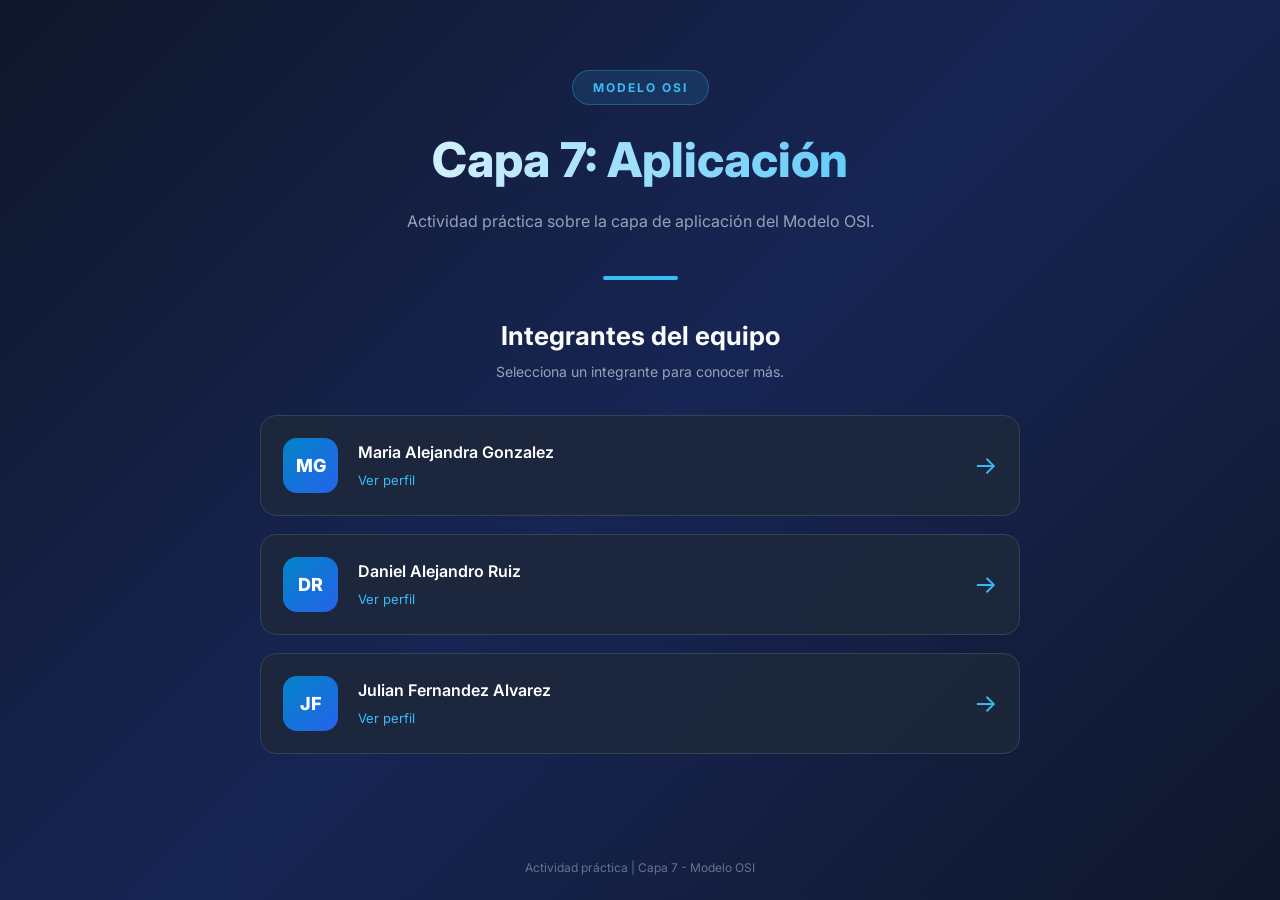
<file: index.html>
<!DOCTYPE html>
<html lang="es">
<head>
  <meta charset="UTF-8">
  <meta name="viewport" content="width=device-width, initial-scale=1.0">
  <title>Capa 7 - Modelo OSI</title>
  <link rel="stylesheet" href="css/estilo.css">
</head>
<body>

  <main class="contenedor">
    <div class="etiqueta">MODELO OSI</div>

    <h1>Capa 7: Aplicación</h1>

    <p class="descripcion">
      Actividad práctica sobre la capa de aplicación
      del Modelo OSI.
    </p>

    <div class="linea"></div>

    <h2>Integrantes del equipo</h2>
    <p class="subtitulo">
      Selecciona un integrante para conocer más.
    </p>

    <div class="integrantes">

      <a href="integrantes/integrante1.html" class="tarjeta">
        <div class="avatar">MG</div>
        <div class="informacion">
          <h3>Maria Alejandra Gonzalez</h3>
          <span>Ver perfil</span>
        </div>
        <span class="flecha">→</span>
      </a>

      <a href="integrantes/integrante2.html" class="tarjeta">
        <div class="avatar">DR</div>
        <div class="informacion">
          <h3>Daniel Alejandro Ruiz</h3>
          <span>Ver perfil</span>
        </div>
        <span class="flecha">→</span>
      </a>

      <a href="integrantes/integrante3.html" class="tarjeta">
        <div class="avatar">JF</div>
        <div class="informacion">
          <h3>Julian Fernandez Alvarez</h3>
          <span>Ver perfil</span>
        </div>
        <span class="flecha">→</span>
      </a>

    </div>
  </main>

  <footer>
    Actividad práctica | Capa 7 - Modelo OSI
  </footer>

</body>
</html>
</file>
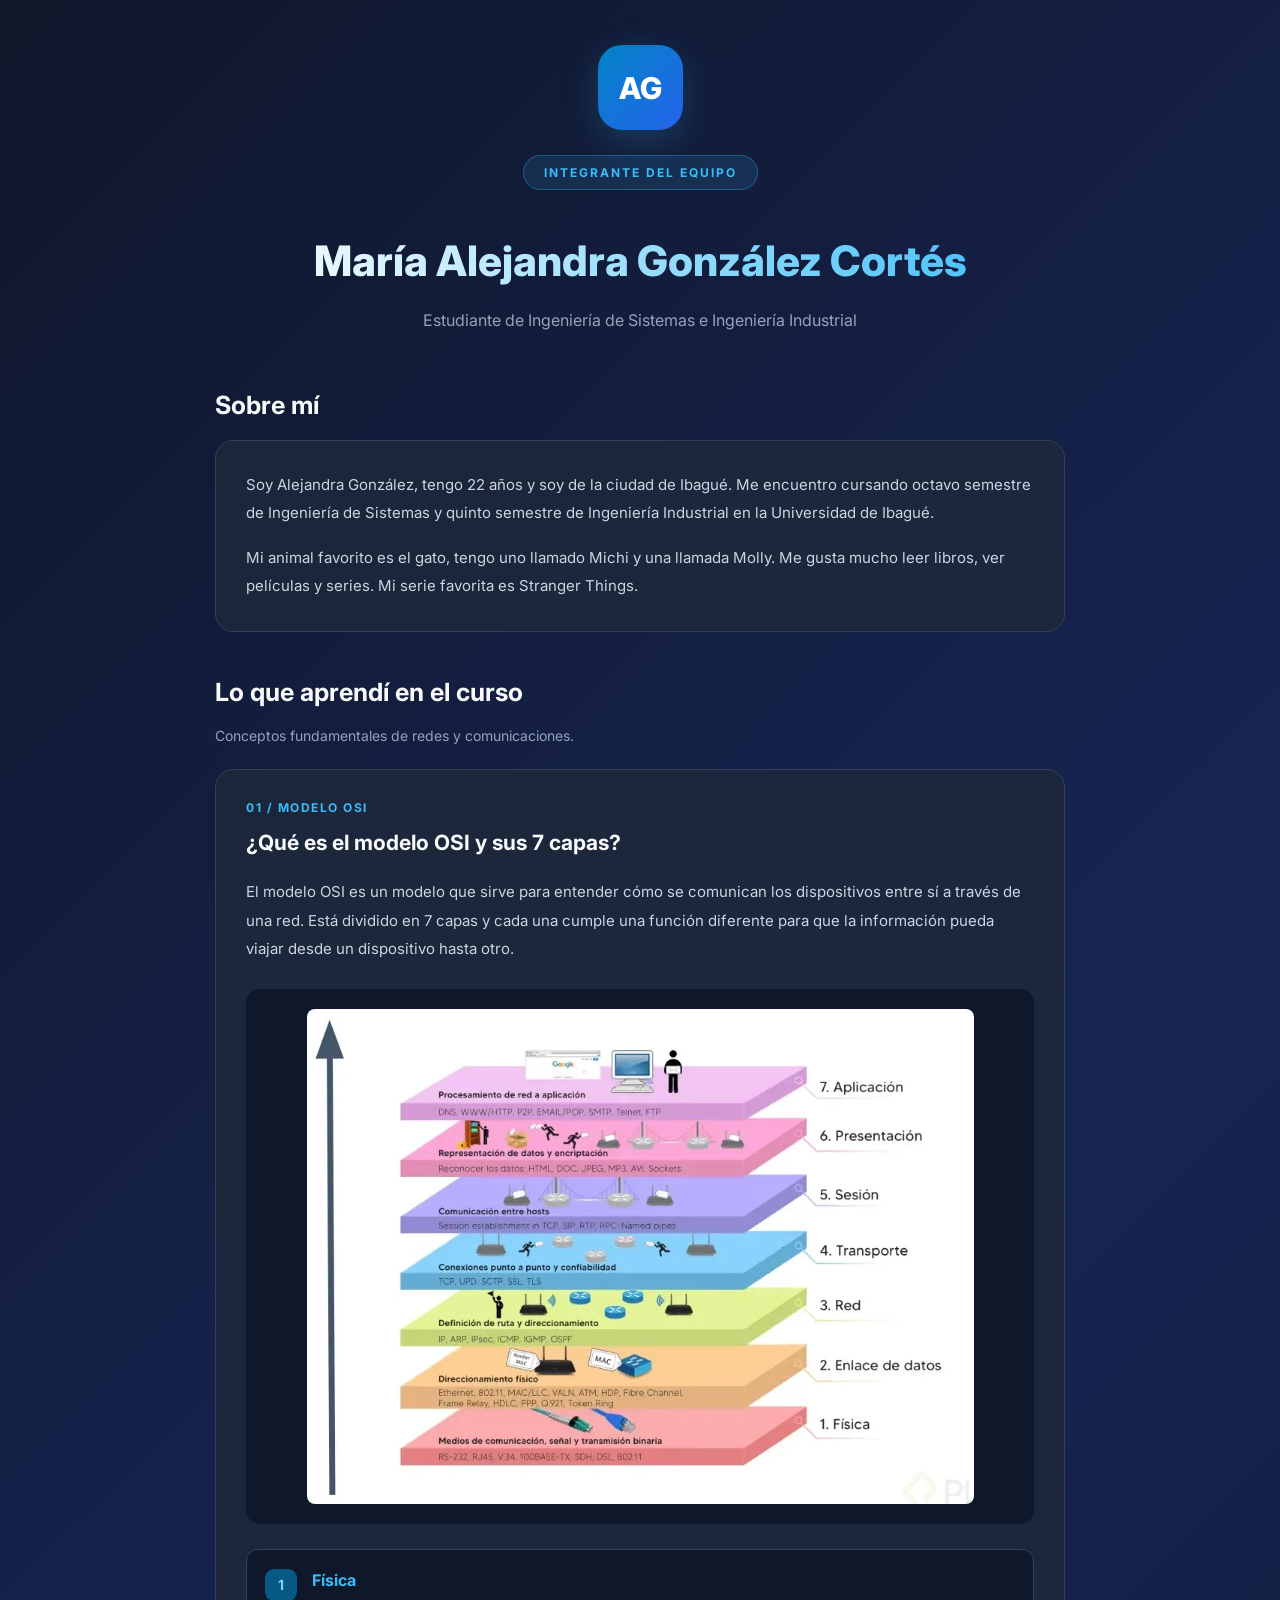
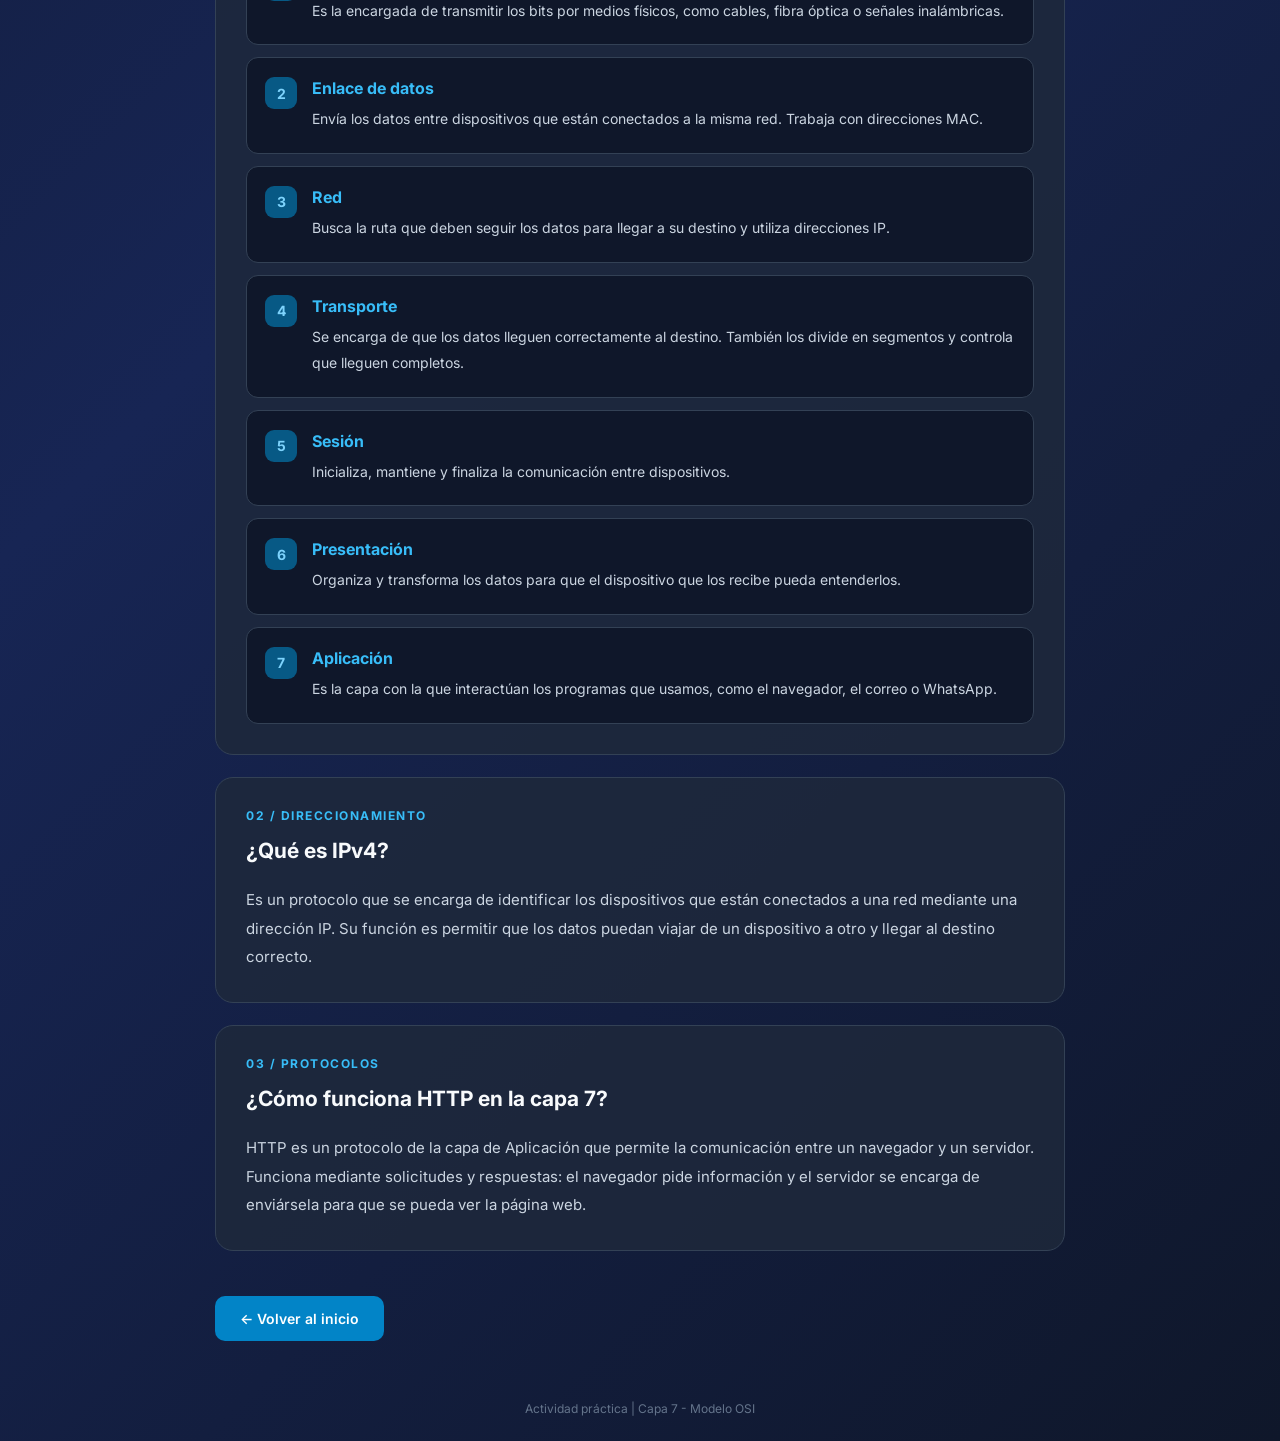
<file: integrantes/integrante1.html>
<!DOCTYPE html>
<html lang="es">
<head>
  <meta charset="UTF-8">
  <meta name="viewport" content="width=device-width, initial-scale=1.0">
  <title>María Alejandra González Cortés</title>
  <link rel="stylesheet" href="../css/estilo.css">
</head>
<body class="pagina-perfil">

  <main class="perfil-contenedor">

    <header class="perfil-header">
      <div class="perfil-avatar">AG</div>
      <div class="etiqueta">INTEGRANTE DEL EQUIPO</div>
      <h1>María Alejandra González Cortés</h1>
      <p class="descripcion">
        Estudiante de Ingeniería de Sistemas e Ingeniería Industrial
      </p>
    </header>

    <section class="perfil-seccion">
      <h2>Sobre mí</h2>
      <div class="perfil-card">
        <p>
          Soy Alejandra González, tengo 22 años y soy de la
          ciudad de Ibagué. Me encuentro cursando octavo
          semestre de Ingeniería de Sistemas y quinto
          semestre de Ingeniería Industrial en la
          Universidad de Ibagué.
        </p>
        <p>
          Mi animal favorito es el gato, tengo uno llamado
          Michi y una llamada Molly. Me gusta mucho leer
          libros, ver películas y series. Mi serie favorita
          es Stranger Things.
        </p>
      </div>
    </section>

    <section class="perfil-seccion">
      <h2>Lo que aprendí en el curso</h2>
      <p class="perfil-subtitulo">
        Conceptos fundamentales de redes y comunicaciones.
      </p>

      <article class="perfil-card">
        <div class="tema-numero">01 / MODELO OSI</div>
        <h3>¿Qué es el modelo OSI y sus 7 capas?</h3>

        <p>
          El modelo OSI es un modelo que sirve para entender
          cómo se comunican los dispositivos entre sí a través
          de una red. Está dividido en 7 capas y cada una
          cumple una función diferente para que la información
          pueda viajar desde un dispositivo hasta otro.
        </p>

        <div class="osi-imagen">
          <img src="../img/modelo-osi.jpg.webp"
               alt="Diagrama del modelo OSI">
        </div>

        <ol class="lista-capas">
          <li>
            <strong>Física</strong>
            <p>
              Es la encargada de transmitir los bits por
              medios físicos, como cables, fibra óptica
              o señales inalámbricas.
            </p>
          </li>
          <li>
            <strong>Enlace de datos</strong>
            <p>
              Envía los datos entre dispositivos que están
              conectados a la misma red. Trabaja con
              direcciones MAC.
            </p>
          </li>
          <li>
            <strong>Red</strong>
            <p>
              Busca la ruta que deben seguir los datos
              para llegar a su destino y utiliza
              direcciones IP.
            </p>
          </li>
          <li>
            <strong>Transporte</strong>
            <p>
              Se encarga de que los datos lleguen
              correctamente al destino. También los divide
              en segmentos y controla que lleguen completos.
            </p>
          </li>
          <li>
            <strong>Sesión</strong>
            <p>
              Inicializa, mantiene y finaliza la
              comunicación entre dispositivos.
            </p>
          </li>
          <li>
            <strong>Presentación</strong>
            <p>
              Organiza y transforma los datos para que
              el dispositivo que los recibe pueda entenderlos.
            </p>
          </li>
          <li>
            <strong>Aplicación</strong>
            <p>
              Es la capa con la que interactúan los
              programas que usamos, como el navegador,
              el correo o WhatsApp.
            </p>
          </li>
        </ol>
      </article>

      <article class="perfil-card">
        <div class="tema-numero">02 / DIRECCIONAMIENTO</div>
        <h3>¿Qué es IPv4?</h3>
        <p>
          Es un protocolo que se encarga de identificar los
          dispositivos que están conectados a una red mediante
          una dirección IP. Su función es permitir que los
          datos puedan viajar de un dispositivo a otro y
          llegar al destino correcto.
        </p>
      </article>

      <article class="perfil-card">
        <div class="tema-numero">03 / PROTOCOLOS</div>
        <h3>¿Cómo funciona HTTP en la capa 7?</h3>
        <p>
          HTTP es un protocolo de la capa de Aplicación que
          permite la comunicación entre un navegador y un
          servidor. Funciona mediante solicitudes y respuestas:
          el navegador pide información y el servidor se
          encarga de enviársela para que se pueda ver
          la página web.
        </p>
      </article>
    </section>

    <a href="../index.html" class="perfil-volver">
      ← Volver al inicio
    </a>

  </main>

  <footer>
    Actividad práctica | Capa 7 - Modelo OSI
  </footer>

</body>
</html>
</file>
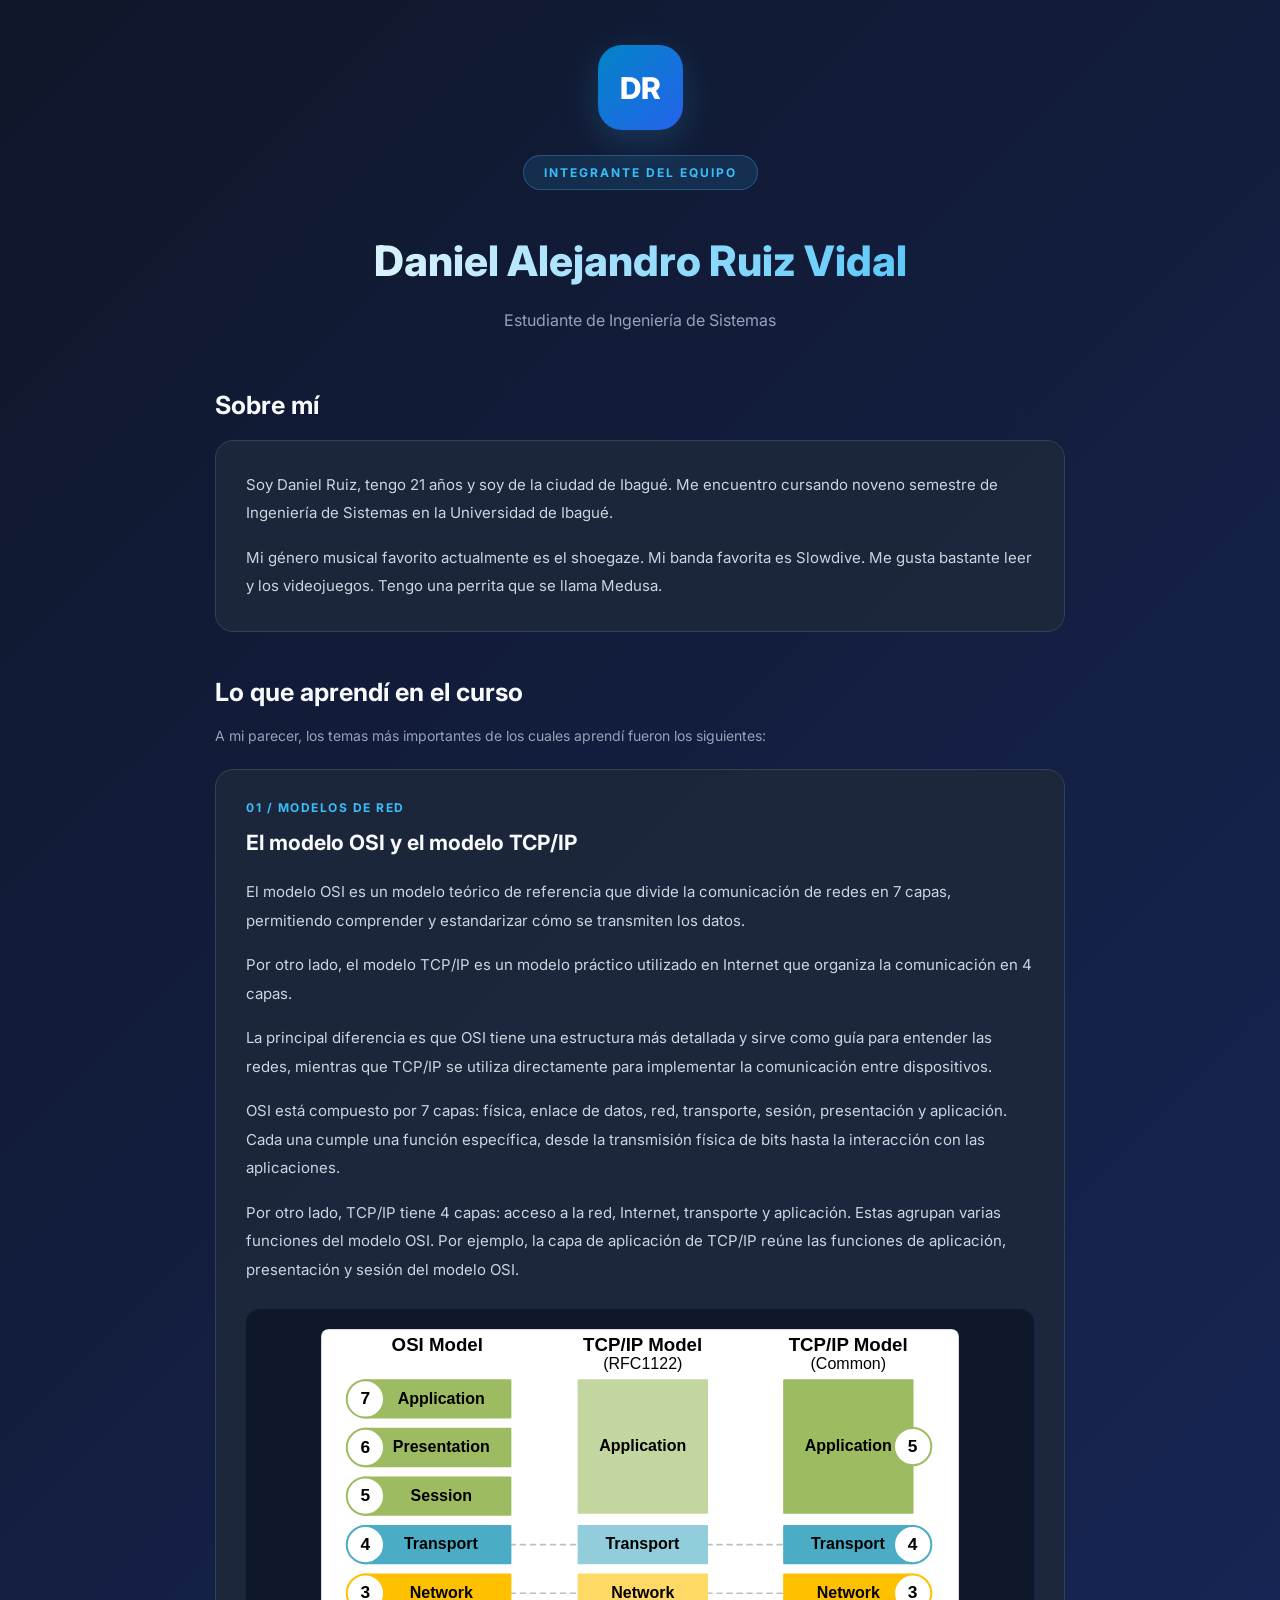
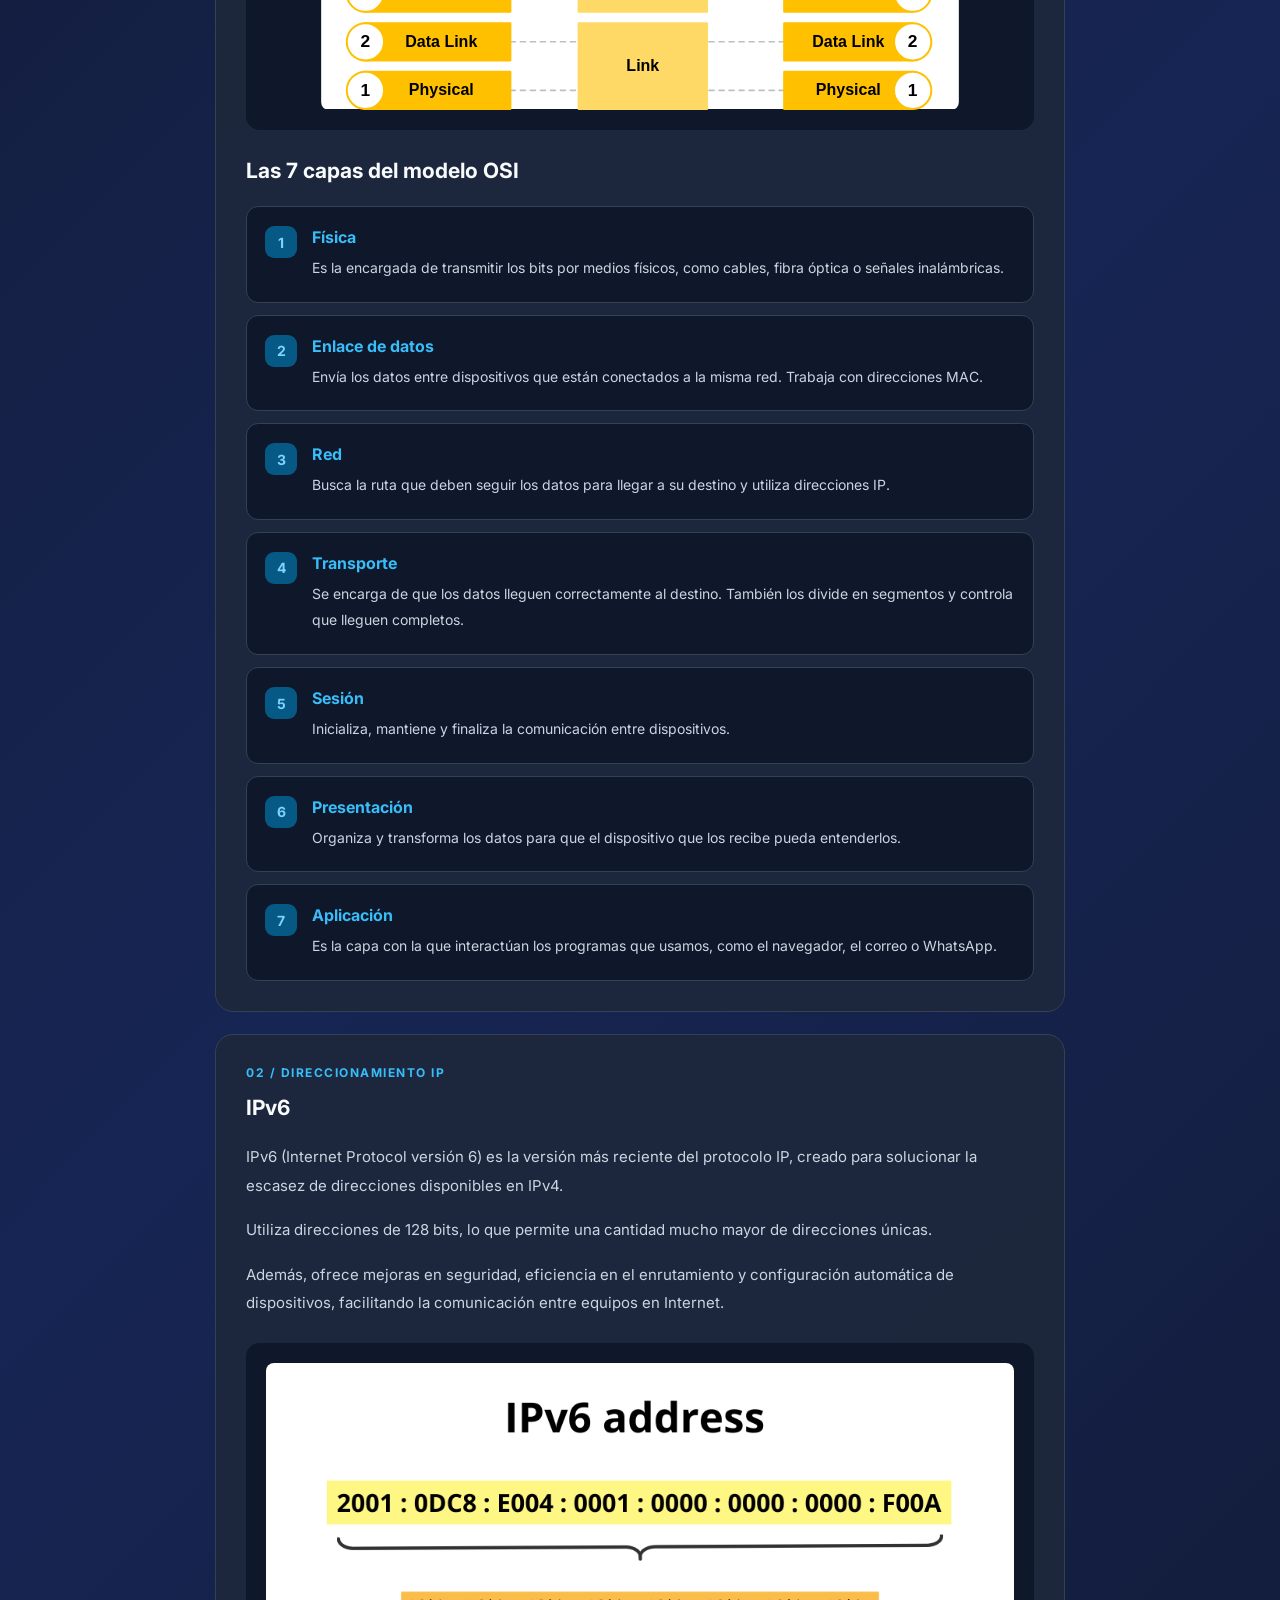
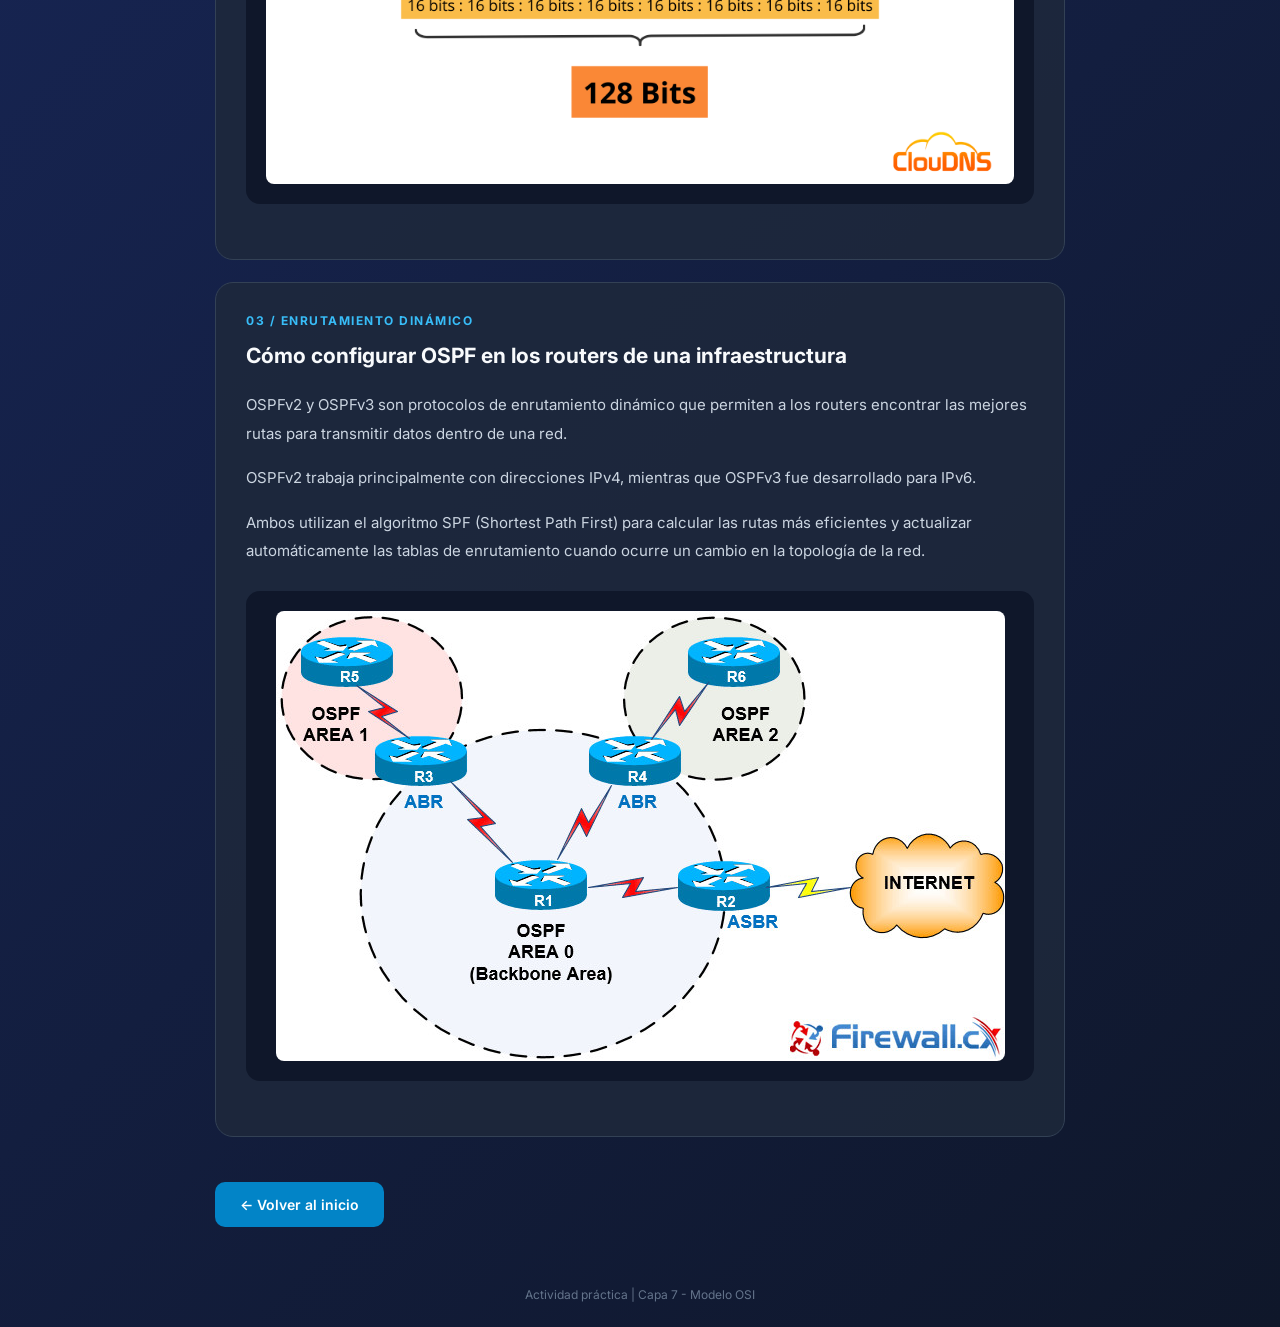
<file: integrantes/integrante2.html>
<!DOCTYPE html>
<html lang="es">
<head>
  <meta charset="UTF-8">
  <meta name="viewport" content="width=device-width, initial-scale=1.0">
  <title>Daniel Alejandro Ruiz Vidal</title>
  <link rel="stylesheet" href="../css/estilo.css">
</head>

<body class="pagina-perfil">

  <main class="perfil-contenedor">

    <!-- ENCABEZADO -->
    <header class="perfil-header">
      <div class="perfil-avatar">DR</div>

      <div class="etiqueta">INTEGRANTE DEL EQUIPO</div>

      <h1>Daniel Alejandro Ruiz Vidal</h1>

      <p class="descripcion">
        Estudiante de Ingeniería de Sistemas
      </p>
    </header>

    <!-- BIOGRAFÍA -->
    <section class="perfil-seccion">
      <h2>Sobre mí</h2>

      <div class="perfil-card">
        <p>
          Soy Daniel Ruiz, tengo 21 años y soy de la ciudad
          de Ibagué. Me encuentro cursando noveno semestre
          de Ingeniería de Sistemas en la Universidad de Ibagué.
        </p>

        <p>
          Mi género musical favorito actualmente es el shoegaze.
          Mi banda favorita es Slowdive.
          Me gusta bastante leer y los videojuegos.
          Tengo una perrita que se llama Medusa.
        </p>
      </div>
    </section>

    <!-- TEMAS APRENDIDOS -->
    <section class="perfil-seccion">

      <h2>Lo que aprendí en el curso</h2>

      <p class="perfil-subtitulo">
        A mi parecer, los temas más importantes de los cuales
        aprendí fueron los siguientes:
      </p>

      <!-- TEMA 1 -->
      <article class="perfil-card">

        <div class="tema-numero">
          01 / MODELOS DE RED
        </div>

        <h3>El modelo OSI y el modelo TCP/IP</h3>

        <p>
          El modelo OSI es un modelo teórico de referencia
          que divide la comunicación de redes en 7 capas,
          permitiendo comprender y estandarizar cómo se
          transmiten los datos.
        </p>

        <p>
          Por otro lado, el modelo TCP/IP es un modelo
          práctico utilizado en Internet que organiza la
          comunicación en 4 capas.
        </p>

        <p>
          La principal diferencia es que OSI tiene una
          estructura más detallada y sirve como guía para
          entender las redes, mientras que TCP/IP se utiliza
          directamente para implementar la comunicación
          entre dispositivos.
        </p>

        <p>
          OSI está compuesto por 7 capas: física, enlace
          de datos, red, transporte, sesión, presentación
          y aplicación. Cada una cumple una función
          específica, desde la transmisión física de bits
          hasta la interacción con las aplicaciones.
        </p>

        <p>
          Por otro lado, TCP/IP tiene 4 capas: acceso a
          la red, Internet, transporte y aplicación.
          Estas agrupan varias funciones del modelo OSI.
          Por ejemplo, la capa de aplicación de TCP/IP
          reúne las funciones de aplicación, presentación
          y sesión del modelo OSI.
        </p>

        <!-- IMAGEN COMPARATIVA -->
        <div class="osi-imagen">
          <img
            src="../img/osi-vs-tcp-ip-models.svg"
            alt="Comparación entre el modelo OSI y TCP/IP"
          >
        </div>

        <h3>Las 7 capas del modelo OSI</h3>

        <ol class="lista-capas">

          <li>
            <strong>Física</strong>
            <p>
              Es la encargada de transmitir los bits por
              medios físicos, como cables, fibra óptica
              o señales inalámbricas.
            </p>
          </li>

          <li>
            <strong>Enlace de datos</strong>
            <p>
              Envía los datos entre dispositivos que están
              conectados a la misma red. Trabaja con
              direcciones MAC.
            </p>
          </li>

          <li>
            <strong>Red</strong>
            <p>
              Busca la ruta que deben seguir los datos
              para llegar a su destino y utiliza
              direcciones IP.
            </p>
          </li>

          <li>
            <strong>Transporte</strong>
            <p>
              Se encarga de que los datos lleguen
              correctamente al destino. También los divide
              en segmentos y controla que lleguen completos.
            </p>
          </li>

          <li>
            <strong>Sesión</strong>
            <p>
              Inicializa, mantiene y finaliza la
              comunicación entre dispositivos.
            </p>
          </li>

          <li>
            <strong>Presentación</strong>
            <p>
              Organiza y transforma los datos para que
              el dispositivo que los recibe pueda entenderlos.
            </p>
          </li>

          <li>
            <strong>Aplicación</strong>
            <p>
              Es la capa con la que interactúan los
              programas que usamos, como el navegador,
              el correo o WhatsApp.
            </p>
          </li>

        </ol>
      </article>

      <!-- TEMA 2 -->
      <article class="perfil-card">

        <div class="tema-numero">
          02 / DIRECCIONAMIENTO IP
        </div>

        <h3>IPv6</h3>

        <p>
          IPv6 (Internet Protocol versión 6) es la versión
          más reciente del protocolo IP, creado para
          solucionar la escasez de direcciones disponibles
          en IPv4.
        </p>

        <p>
          Utiliza direcciones de 128 bits, lo que permite
          una cantidad mucho mayor de direcciones únicas.
        </p>

        <p>
          Además, ofrece mejoras en seguridad, eficiencia
          en el enrutamiento y configuración automática
          de dispositivos, facilitando la comunicación
          entre equipos en Internet.
        </p>

        <div class="osi-imagen">
          <img
            src="../img/IPv6.png"
            alt="Diagrama sobre IPv6"
          >
        </div>

      </article>

      <!-- TEMA 3 -->
      <article class="perfil-card">

        <div class="tema-numero">
          03 / ENRUTAMIENTO DINÁMICO
        </div>

        <h3>
          Cómo configurar OSPF en los routers
          de una infraestructura
        </h3>

        <p>
          OSPFv2 y OSPFv3 son protocolos de enrutamiento
          dinámico que permiten a los routers encontrar
          las mejores rutas para transmitir datos
          dentro de una red.
        </p>

        <p>
          OSPFv2 trabaja principalmente con direcciones
          IPv4, mientras que OSPFv3 fue desarrollado
          para IPv6.
        </p>

        <p>
          Ambos utilizan el algoritmo SPF
          (Shortest Path First) para calcular las rutas
          más eficientes y actualizar automáticamente
          las tablas de enrutamiento cuando ocurre
          un cambio en la topología de la red.
        </p>

        <div class="osi-imagen">
          <img
            src="../img/ospfjpg.jpg"
            alt="Diagrama de enrutamiento OSPF"
          >
        </div>

      </article>

    </section>

    <!-- VOLVER -->
    <a href="../index.html" class="perfil-volver">
      ← Volver al inicio
    </a>

  </main>

  <footer>
    Actividad práctica | Capa 7 - Modelo OSI
  </footer>

</body>
</html>
</file>
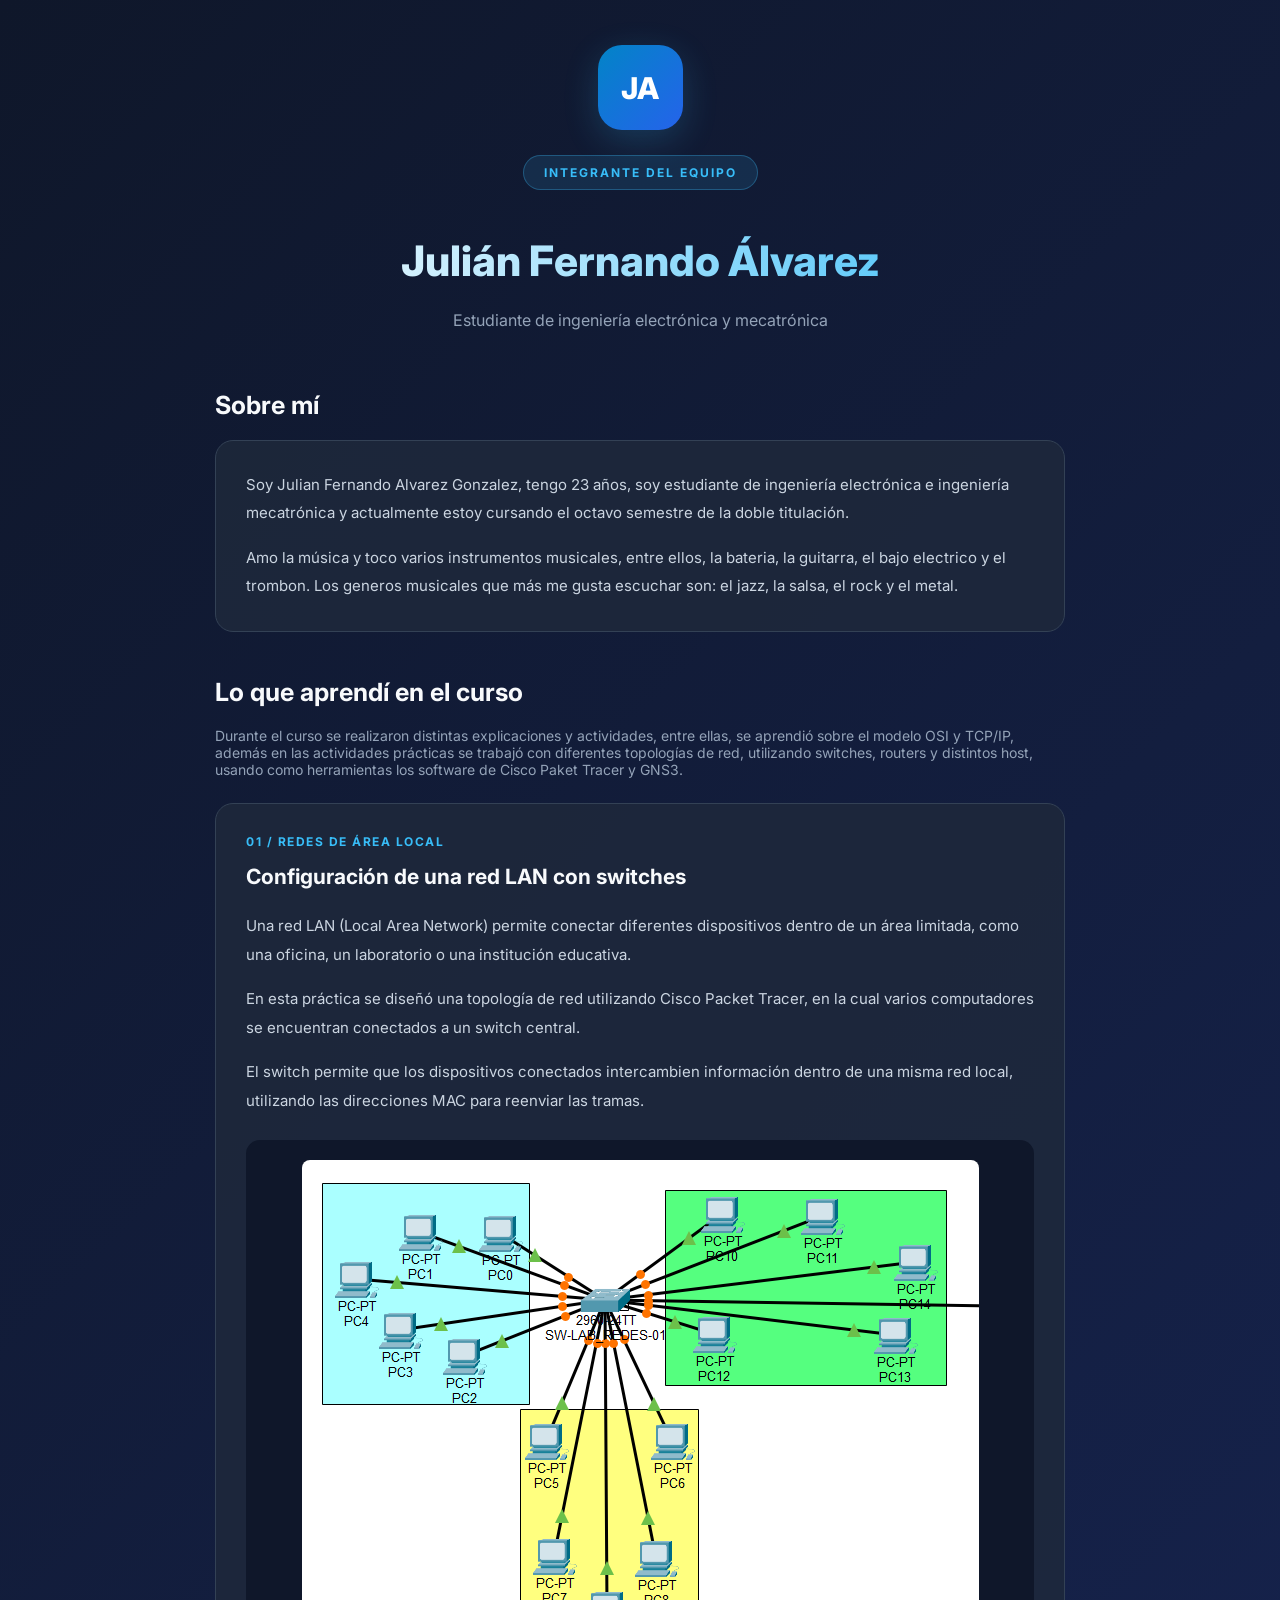
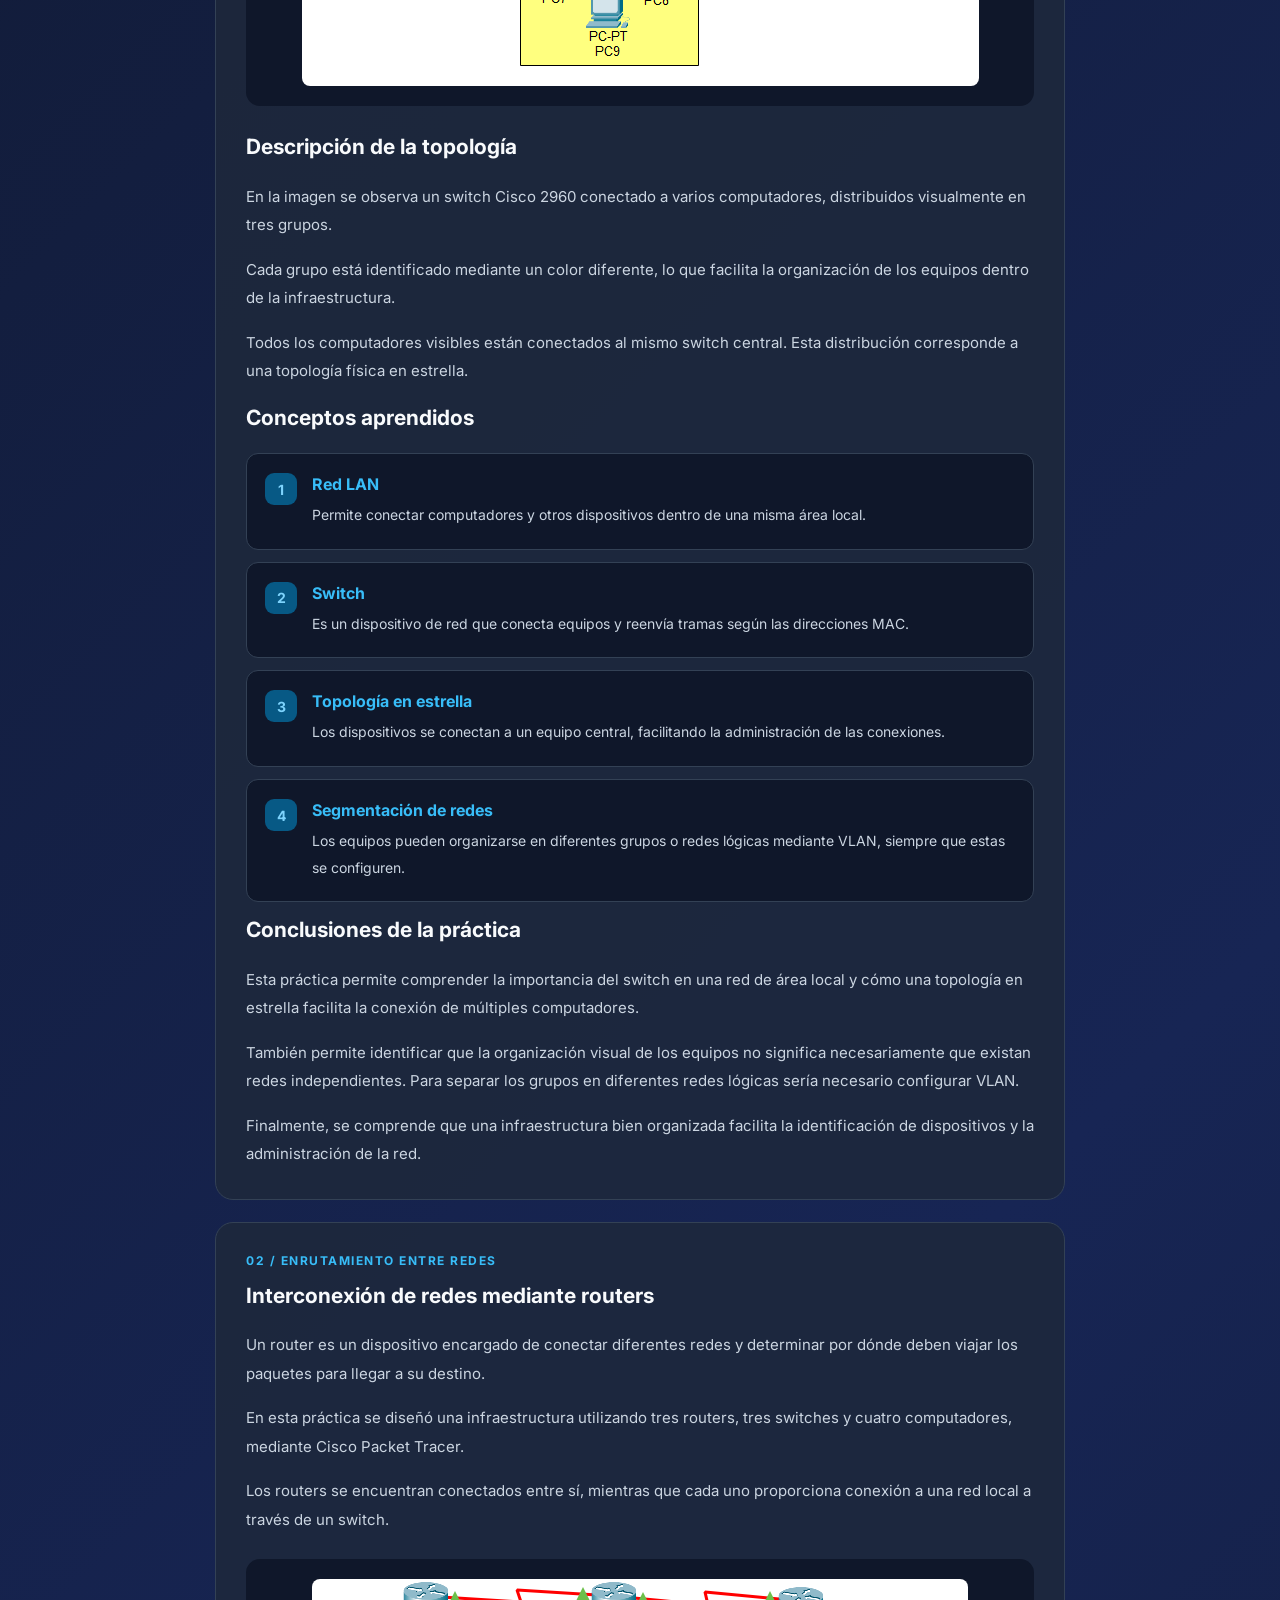
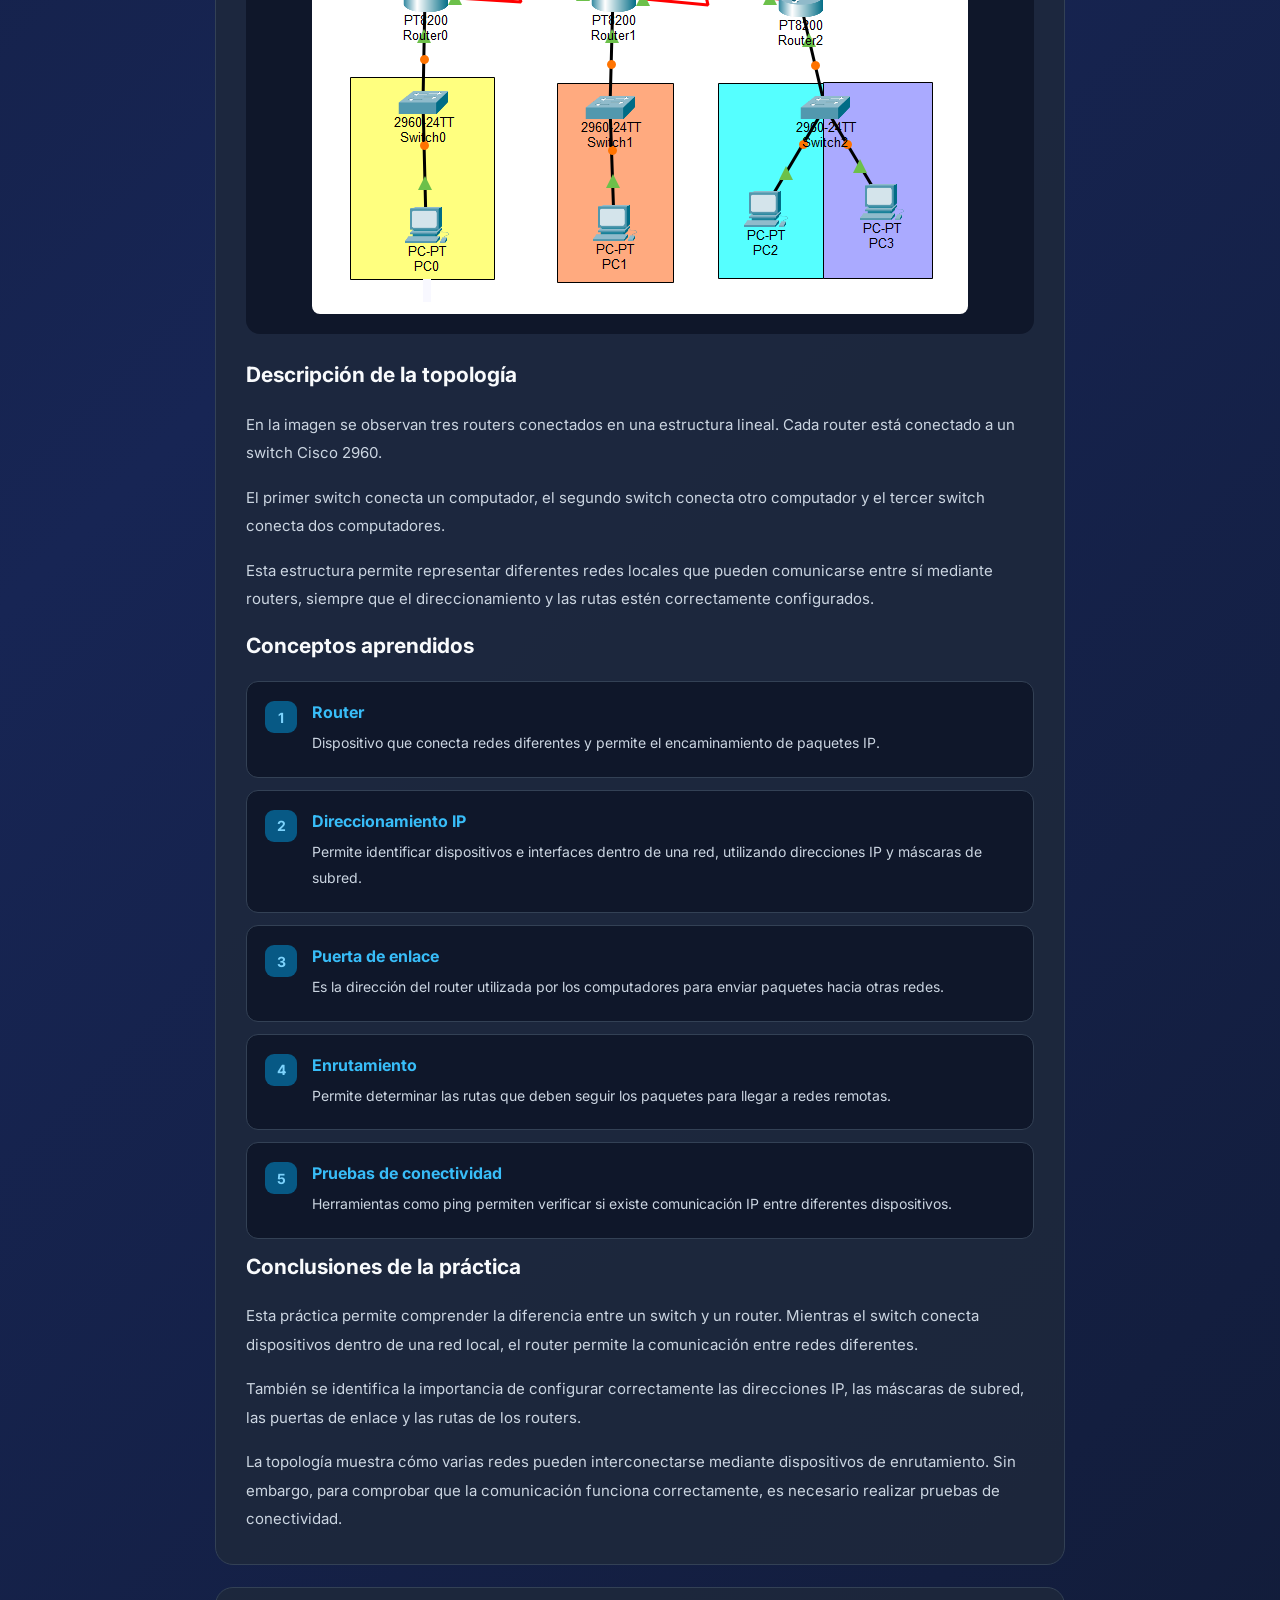
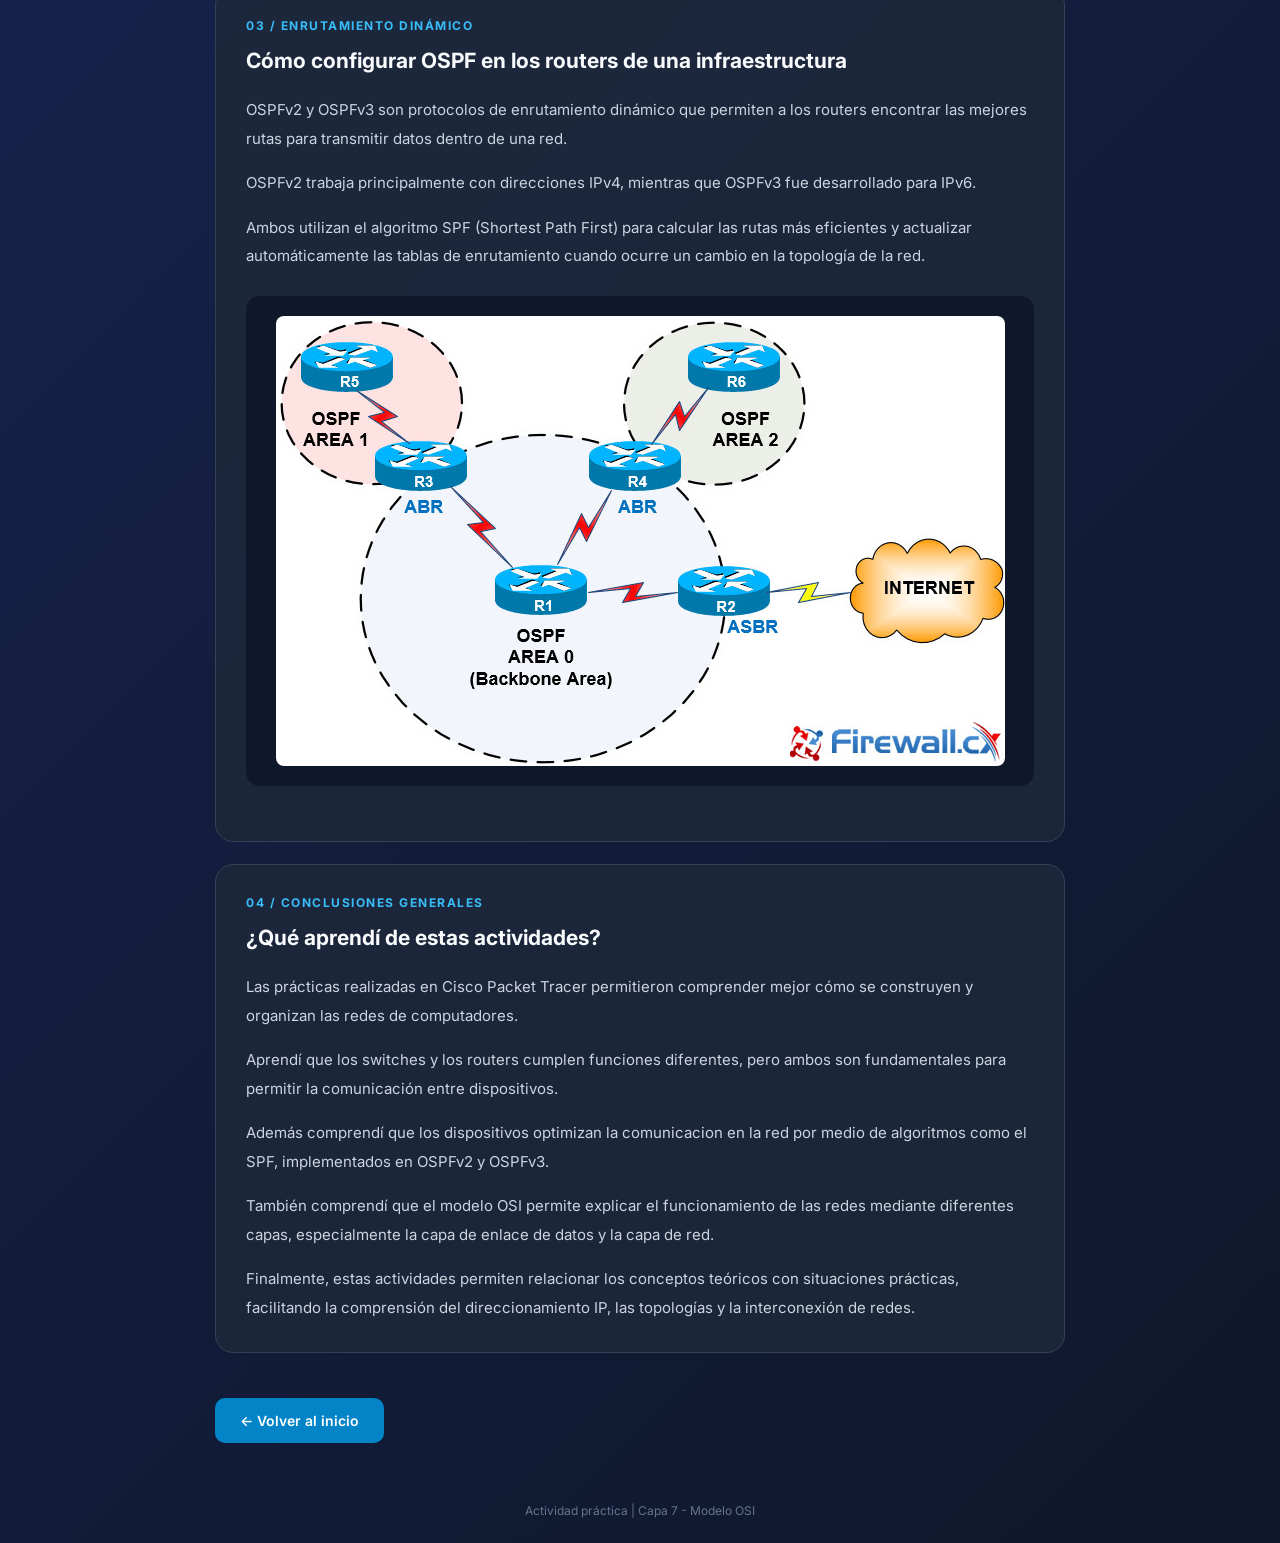
<file: integrantes/integrante3.html>
<!DOCTYPE html>
<html lang="es">
<head>
  <meta charset="UTF-8">
  <meta name="viewport" content="width=device-width, initial-scale=1.0">
  <title>Julián Fernando Álvarez</title>
  <link rel="stylesheet" href="../css/estilo.css">
</head>

<body class="pagina-perfil">

  <main class="perfil-contenedor">

    <!-- ENCABEZADO -->
    <header class="perfil-header">
      <div class="perfil-avatar">JA</div>

      <div class="etiqueta">INTEGRANTE DEL EQUIPO</div>

      <h1>Julián Fernando Álvarez</h1>

      <p class="descripcion">
        Estudiante de ingeniería electrónica y mecatrónica
      </p>
    </header>

    <!-- BIOGRAFÍA -->
    <section class="perfil-seccion">
      <h2>Sobre mí</h2>

      <div class="perfil-card">
        <p>
          Soy Julian Fernando Alvarez Gonzalez, tengo 23 años, soy estudiante
          de ingeniería electrónica e ingeniería mecatrónica y actualmente 
          estoy cursando el octavo semestre de la doble titulación.
        </p>

        <p>
          Amo la música y toco varios instrumentos musicales, 
          entre ellos, la bateria, la guitarra, el bajo electrico y el trombon. 
          Los generos musicales que más me gusta escuchar son: 
          el jazz, la salsa, el rock y el metal.
        </p>
      </div>
    </section>

    <!-- APRENDIZAJES -->
    <section class="perfil-seccion">

      <h2>Lo que aprendí en el curso</h2>

      <p class="perfil-subtitulo">
        Durante el curso se realizaron distintas explicaciones 
        y actividades, entre ellas, se aprendió sobre el 
        modelo OSI y TCP/IP, además en las actividades prácticas se trabajó
        con diferentes topologías de red, utilizando
        switches, routers y distintos host, usando como 
        herramientas los software de Cisco Paket Tracer y GNS3.
      </p>

      <!-- TEMA 1 -->
      <article class="perfil-card">

        <div class="tema-numero">
          01 / REDES DE ÁREA LOCAL
        </div>

        <h3>
          Configuración de una red LAN con switches
        </h3>

        <p>
          Una red LAN (Local Area Network) permite
          conectar diferentes dispositivos dentro
          de un área limitada, como una oficina,
          un laboratorio o una institución educativa.
        </p>

        <p>
          En esta práctica se diseñó una topología
          de red utilizando Cisco Packet Tracer,
          en la cual varios computadores se encuentran
          conectados a un switch central.
        </p>

        <p>
          El switch permite que los dispositivos
          conectados intercambien información
          dentro de una misma red local,
          utilizando las direcciones MAC
          para reenviar las tramas.
        </p>

        <div class="osi-imagen">
          <img
            src="../img/ImagenJ1.png"
            alt="Topología LAN con switch central y computadores"
          >
        </div>

        <h3>Descripción de la topología</h3>

        <p>
          En la imagen se observa un switch Cisco
          2960 conectado a varios computadores,
          distribuidos visualmente en tres grupos.
        </p>

        <p>
          Cada grupo está identificado mediante
          un color diferente, lo que facilita
          la organización de los equipos
          dentro de la infraestructura.
        </p>

        <p>
          Todos los computadores visibles están
          conectados al mismo switch central.
          Esta distribución corresponde a una
          topología física en estrella.
        </p>

        <h3>Conceptos aprendidos</h3>

        <ol class="lista-capas">

          <li>
            <strong>Red LAN</strong>
            <p>
              Permite conectar computadores y
              otros dispositivos dentro de una
              misma área local.
            </p>
          </li>

          <li>
            <strong>Switch</strong>
            <p>
              Es un dispositivo de red que
              conecta equipos y reenvía tramas
              según las direcciones MAC.
            </p>
          </li>

          <li>
            <strong>Topología en estrella</strong>
            <p>
              Los dispositivos se conectan a
              un equipo central, facilitando
              la administración de las conexiones.
            </p>
          </li>

          <li>
            <strong>Segmentación de redes</strong>
            <p>
              Los equipos pueden organizarse
              en diferentes grupos o redes
              lógicas mediante VLAN,
              siempre que estas se configuren.
            </p>
          </li>

        </ol>

        <h3>Conclusiones de la práctica</h3>

        <p>
          Esta práctica permite comprender
          la importancia del switch en una
          red de área local y cómo una topología
          en estrella facilita la conexión
          de múltiples computadores.
        </p>

        <p>
          También permite identificar que
          la organización visual de los equipos
          no significa necesariamente que
          existan redes independientes.
          Para separar los grupos en diferentes
          redes lógicas sería necesario
          configurar VLAN.
        </p>

        <p>
          Finalmente, se comprende que una
          infraestructura bien organizada
          facilita la identificación de
          dispositivos y la administración
          de la red.
        </p>

      </article>

      <!-- TEMA 2 -->
      <article class="perfil-card">

        <div class="tema-numero">
          02 / ENRUTAMIENTO ENTRE REDES
        </div>

        <h3>
          Interconexión de redes mediante routers
        </h3>

        <p>
          Un router es un dispositivo encargado
          de conectar diferentes redes y
          determinar por dónde deben viajar
          los paquetes para llegar a su destino.
        </p>

        <p>
          En esta práctica se diseñó una
          infraestructura utilizando tres routers,
          tres switches y cuatro computadores,
          mediante Cisco Packet Tracer.
        </p>

        <p>
          Los routers se encuentran conectados
          entre sí, mientras que cada uno
          proporciona conexión a una red local
          a través de un switch.
        </p>

        <div class="osi-imagen">
          <img
            src="../img/ImagenJ2.png"
            alt="Topología con tres routers y tres redes locales"
          >
        </div>

        <h3>Descripción de la topología</h3>

        <p>
          En la imagen se observan tres routers
          conectados en una estructura lineal.
          Cada router está conectado a un switch
          Cisco 2960.
        </p>

        <p>
          El primer switch conecta un computador,
          el segundo switch conecta otro computador
          y el tercer switch conecta dos computadores.
        </p>

        <p>
          Esta estructura permite representar
          diferentes redes locales que pueden
          comunicarse entre sí mediante routers,
          siempre que el direccionamiento y
          las rutas estén correctamente configurados.
        </p>

        <h3>Conceptos aprendidos</h3>

        <ol class="lista-capas">

          <li>
            <strong>Router</strong>
            <p>
              Dispositivo que conecta redes
              diferentes y permite el
              encaminamiento de paquetes IP.
            </p>
          </li>

          <li>
            <strong>Direccionamiento IP</strong>
            <p>
              Permite identificar dispositivos
              e interfaces dentro de una red,
              utilizando direcciones IP
              y máscaras de subred.
            </p>
          </li>

          <li>
            <strong>Puerta de enlace</strong>
            <p>
              Es la dirección del router
              utilizada por los computadores
              para enviar paquetes hacia
              otras redes.
            </p>
          </li>

          <li>
            <strong>Enrutamiento</strong>
            <p>
              Permite determinar las rutas
              que deben seguir los paquetes
              para llegar a redes remotas.
            </p>
          </li>

          <li>
            <strong>Pruebas de conectividad</strong>
            <p>
              Herramientas como ping permiten
              verificar si existe comunicación
              IP entre diferentes dispositivos.
            </p>
          </li>

        </ol>

        <h3>Conclusiones de la práctica</h3>

        <p>
          Esta práctica permite comprender
          la diferencia entre un switch y un
          router. Mientras el switch conecta
          dispositivos dentro de una red local,
          el router permite la comunicación
          entre redes diferentes.
        </p>

        <p>
          También se identifica la importancia
          de configurar correctamente las
          direcciones IP, las máscaras de subred,
          las puertas de enlace y las rutas
          de los routers.
        </p>

        <p>
          La topología muestra cómo varias
          redes pueden interconectarse mediante
          dispositivos de enrutamiento.
          Sin embargo, para comprobar que
          la comunicación funciona correctamente,
          es necesario realizar pruebas
          de conectividad.
        </p>

      </article>

      <!-- TEMA 3 -->
      <article class="perfil-card">

        <div class="tema-numero">
          03 / ENRUTAMIENTO DINÁMICO
        </div>

        <h3>
          Cómo configurar OSPF en los routers
          de una infraestructura
        </h3>

        <p>
          OSPFv2 y OSPFv3 son protocolos de enrutamiento
          dinámico que permiten a los routers encontrar
          las mejores rutas para transmitir datos
          dentro de una red.
        </p>

        <p>
          OSPFv2 trabaja principalmente con direcciones
          IPv4, mientras que OSPFv3 fue desarrollado
          para IPv6.
        </p>

        <p>
          Ambos utilizan el algoritmo SPF
          (Shortest Path First) para calcular las rutas
          más eficientes y actualizar automáticamente
          las tablas de enrutamiento cuando ocurre
          un cambio en la topología de la red.
        </p>

        <div class="osi-imagen">
          <img
            src="../img/ospfjpg.jpg"
            alt="Diagrama de enrutamiento OSPF"
          >
        </div>

      </article>

      <!-- TEMA 4 -->
      <article class="perfil-card">

        <div class="tema-numero">
          04 / CONCLUSIONES GENERALES
        </div>

        <h3>
          ¿Qué aprendí de estas actividades?
        </h3>

        <p>
          Las prácticas realizadas en Cisco
          Packet Tracer permitieron comprender
          mejor cómo se construyen y organizan
          las redes de computadores.
        </p>

        <p>
          Aprendí que los switches y los routers
          cumplen funciones diferentes,
          pero ambos son fundamentales
          para permitir la comunicación
          entre dispositivos.
        </p>

        <p>
          Además comprendí que los dispositivos 
          optimizan la comunicacion en la red 
          por medio de algoritmos como el SPF, 
          implementados en OSPFv2 y OSPFv3.
        </p>

        <p>
          También comprendí que el modelo OSI
          permite explicar el funcionamiento
          de las redes mediante diferentes
          capas, especialmente la capa
          de enlace de datos y la capa de red.
        </p>

        <p>
          Finalmente, estas actividades
          permiten relacionar los conceptos
          teóricos con situaciones prácticas,
          facilitando la comprensión del
          direccionamiento IP, las topologías
          y la interconexión de redes.
        </p>

      </article>

    </section>

    <!-- BOTÓN DE REGRESO -->
    <a href="../index.html" class="perfil-volver">
      ← Volver al inicio
    </a>

  </main>

  <footer>
    Actividad práctica | Capa 7 - Modelo OSI
  </footer>

</body>
</html>
</file>
<file: css/estilo.css>
@import url('https://fonts.googleapis.com/css2?family=Inter:wght@400;500;600;700;800&display=swap');

* {
  margin: 0;
  padding: 0;
  box-sizing: border-box;
}

body {
  font-family: 'Inter', sans-serif;
  background: linear-gradient(135deg, #0f172a, #172554, #0f172a);
  color: #f8fafc;
  min-height: 100vh;
  display: flex;
  flex-direction: column;
  align-items: center;
  padding: 70px 20px 25px;
}

.contenedor {
  width: 100%;
  max-width: 760px;
  text-align: center;
}

.etiqueta {
  display: inline-block;
  background: rgba(56, 189, 248, 0.12);
  border: 1px solid rgba(56, 189, 248, 0.3);
  color: #38bdf8;
  padding: 9px 20px;
  border-radius: 30px;
  font-size: 12px;
  font-weight: 700;
  letter-spacing: 2px;
  margin-bottom: 25px;
}

h1 {
  font-size: clamp(32px, 6vw, 48px);
  font-weight: 800;
  margin-bottom: 18px;
  background: linear-gradient(90deg, #ffffff, #38bdf8);
  background-clip: text;
  -webkit-background-clip: text;
  -webkit-text-fill-color: transparent;
}

.descripcion {
  color: #94a3b8;
  font-size: 16px;
  line-height: 1.8;
}

.linea {
  width: 75px;
  height: 4px;
  background: #38bdf8;
  border-radius: 10px;
  margin: 40px auto;
}

h2 {
  font-size: 26px;
  margin-bottom: 12px;
}

.subtitulo {
  color: #94a3b8;
  font-size: 14px;
  margin-bottom: 35px;
}

.integrantes {
  display: flex;
  flex-direction: column;
  gap: 18px;
}

.tarjeta {
  display: flex;
  align-items: center;
  gap: 20px;
  text-align: left;
  padding: 22px;
  background: rgba(30, 41, 59, 0.85);
  border: 1px solid #334155;
  border-radius: 16px;
  text-decoration: none;
  color: white;
  transition: all 0.3s ease;
}

.tarjeta:hover {
  transform: translateY(-5px);
  border-color: #38bdf8;
  background: #1e3a5f;
  box-shadow: 0 12px 30px rgba(56, 189, 248, 0.12);
}

.avatar {
  width: 55px;
  height: 55px;
  min-width: 55px;
  display: flex;
  justify-content: center;
  align-items: center;
  border-radius: 14px;
  background: linear-gradient(135deg, #0284c7, #2563eb);
  font-weight: 800;
  font-size: 18px;
}

.informacion {
  flex: 1;
}

.informacion h3 {
  font-size: 16px;
  font-weight: 600;
  margin-bottom: 7px;
}

.informacion span {
  font-size: 13px;
  color: #38bdf8;
}

.flecha {
  font-size: 25px;
  color: #38bdf8;
  transition: transform 0.3s;
}

.tarjeta:hover .flecha {
  transform: translateX(6px);
}

.tarjeta:focus-visible {
  outline: 3px solid #38bdf8;
  outline-offset: 4px;
}

footer {
  margin-top: auto;
  padding-top: 60px;
  text-align: center;
  font-size: 12px;
  color: #64748b;
}

@media (max-width: 600px) {
  body {
    padding-top: 45px;
  }

  .tarjeta {
    padding: 16px;
    gap: 14px;
  }

  .informacion h3 {
    font-size: 14px;
  }

  .avatar {
    width: 45px;
    height: 45px;
    min-width: 45px;
  }
}


/* ===================================
   PÁGINAS DE INTEGRANTES
=================================== */

.pagina-perfil {
  padding-top: 45px;
}

.perfil-contenedor {
  width: 100%;
  max-width: 850px;
}

.perfil-header {
  text-align: center;
  margin-bottom: 55px;
}

.perfil-avatar {
  width: 85px;
  height: 85px;
  margin: 0 auto 25px;
  border-radius: 24px;
  background: linear-gradient(135deg, #0284c7, #2563eb);
  display: flex;
  align-items: center;
  justify-content: center;
  font-size: 30px;
  font-weight: 800;
  color: white;
  box-shadow: 0 10px 35px rgba(56, 189, 248, 0.2);
}

.perfil-header h1 {
  font-size: clamp(28px, 5vw, 42px);
  margin: 20px 0;
}

.perfil-seccion {
  margin-bottom: 45px;
}

.perfil-seccion h2 {
  font-size: 25px;
  margin-bottom: 20px;
  color: #f8fafc;
}

.perfil-subtitulo {
  color: #94a3b8;
  font-size: 14px;
  margin-bottom: 25px;
}

.perfil-card {
  background: rgba(30, 41, 59, 0.85);
  border: 1px solid #334155;
  border-radius: 18px;
  padding: 30px;
  margin-bottom: 22px;
  transition: border-color 0.3s ease;
}

.perfil-card:hover {
  border-color: #38bdf8;
}

.perfil-card h3 {
  color: #f8fafc;
  font-size: 21px;
  margin: 12px 0 20px;
  line-height: 1.5;
}

.perfil-card p {
  color: #cbd5e1;
  font-size: 15px;
  line-height: 1.9;
  margin-bottom: 16px;
}

.perfil-card p:last-child {
  margin-bottom: 0;
}

.tema-numero {
  color: #38bdf8;
  font-size: 12px;
  font-weight: 700;
  letter-spacing: 1.5px;
}

.osi-imagen {
  display: flex;
  justify-content: center;
  padding: 20px;
  margin: 25px 0;
  background: #0f172a;
  border-radius: 14px;
}

.osi-imagen img {
  max-width: 100%;
  height: auto;
  border-radius: 8px;
}

.lista-capas {
  list-style: none;
  counter-reset: capa;
  display: flex;
  flex-direction: column;
  gap: 12px;
}

.lista-capas li {
  counter-increment: capa;
  position: relative;
  padding: 20px 20px 20px 65px;
  background: #0f172a;
  border: 1px solid #334155;
  border-radius: 12px;
}

.lista-capas li::before {
  content: counter(capa);
  position: absolute;
  top: 19px;
  left: 18px;
  width: 32px;
  height: 32px;
  background: #075985;
  color: #7dd3fc;
  border-radius: 9px;
  display: flex;
  justify-content: center;
  align-items: center;
  font-size: 14px;
  font-weight: 700;
}

.lista-capas strong {
  display: block;
  color: #38bdf8;
  margin-bottom: 8px;
  font-size: 16px;
}

.lista-capas p {
  margin: 0;
  font-size: 14px;
}

.perfil-volver {
  display: inline-flex;
  align-items: center;
  justify-content: center;
  padding: 14px 25px;
  background: #0284c7;
  color: white;
  text-decoration: none;
  font-size: 14px;
  font-weight: 600;
  border-radius: 10px;
  transition: all 0.3s ease;
}

.perfil-volver:hover {
  background: #0369a1;
  transform: translateX(-4px);
}

.perfil-volver:focus-visible {
  outline: 3px solid #38bdf8;
  outline-offset: 4px;
}

/* DISEÑO RESPONSIVE */

@media (max-width: 600px) {
  .perfil-card {
    padding: 20px;
  }

  .perfil-header {
    margin-bottom: 40px;
  }

  .perfil-seccion h2 {
    font-size: 22px;
  }

  .lista-capas li {
    padding: 18px 15px 18px 55px;
  }

  .lista-capas li::before {
    left: 12px;
    width: 30px;
    height: 30px;
  }
}
</file>
